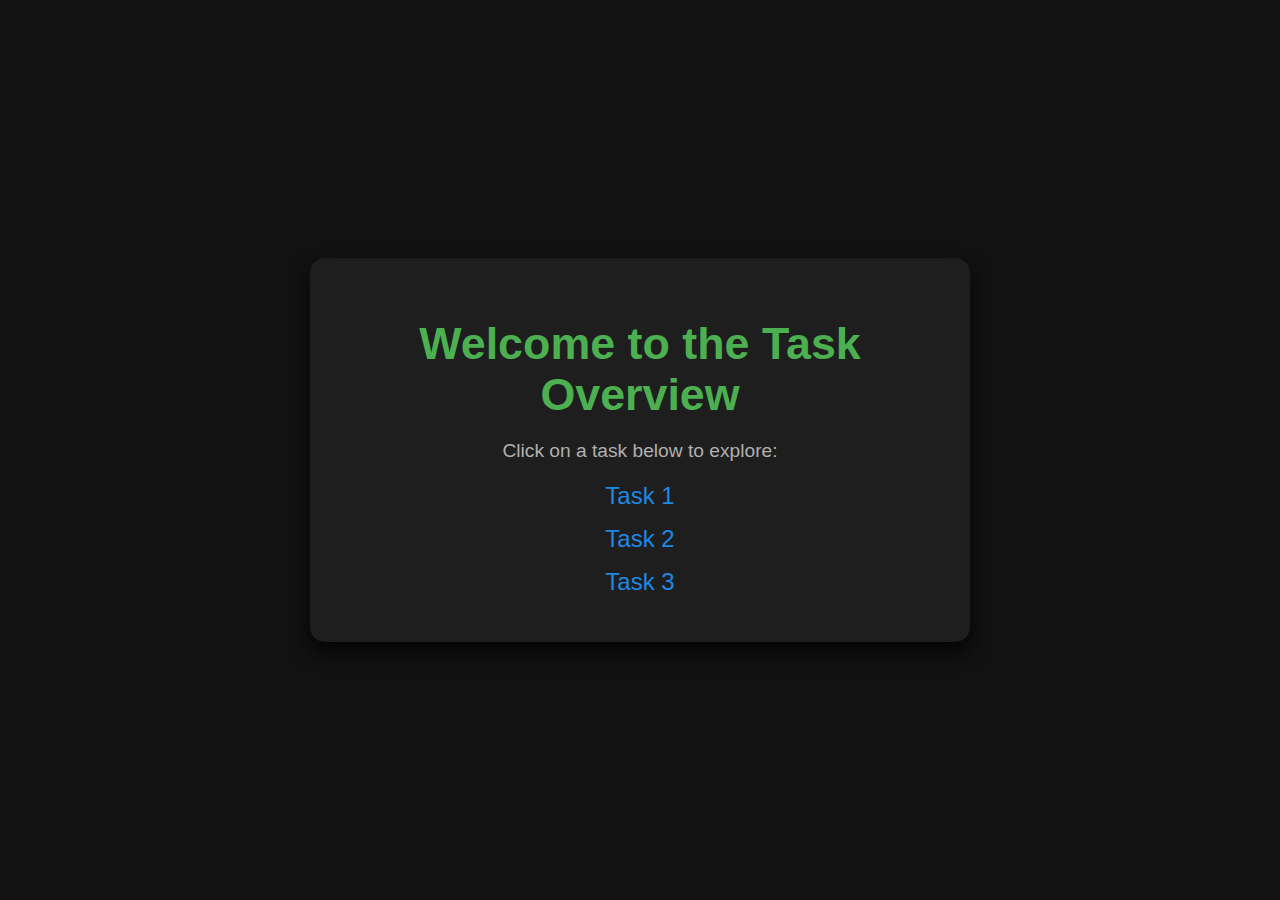
<file: index.html>
<!DOCTYPE html>
<html lang="en">
<head>
  <meta charset="UTF-8">
  <meta name="viewport" content="width=device-width, initial-scale=1.0">
  <title>Tasks Overview</title>
  <link rel="stylesheet" href="style.css">
</head>
<body>
  <div class="container">
    <h1>Welcome to the Task Overview</h1>
    <p>Click on a task below to explore:</p>
    <ul>
      <li><a href="TASK1/">Task 1</a></li>
      <li><a href="TASK2/">Task 2</a></li>
      <li><a href="TASK3/">Task 3</a></li>
    </ul>
  </div>
</body>
</html>
</file>
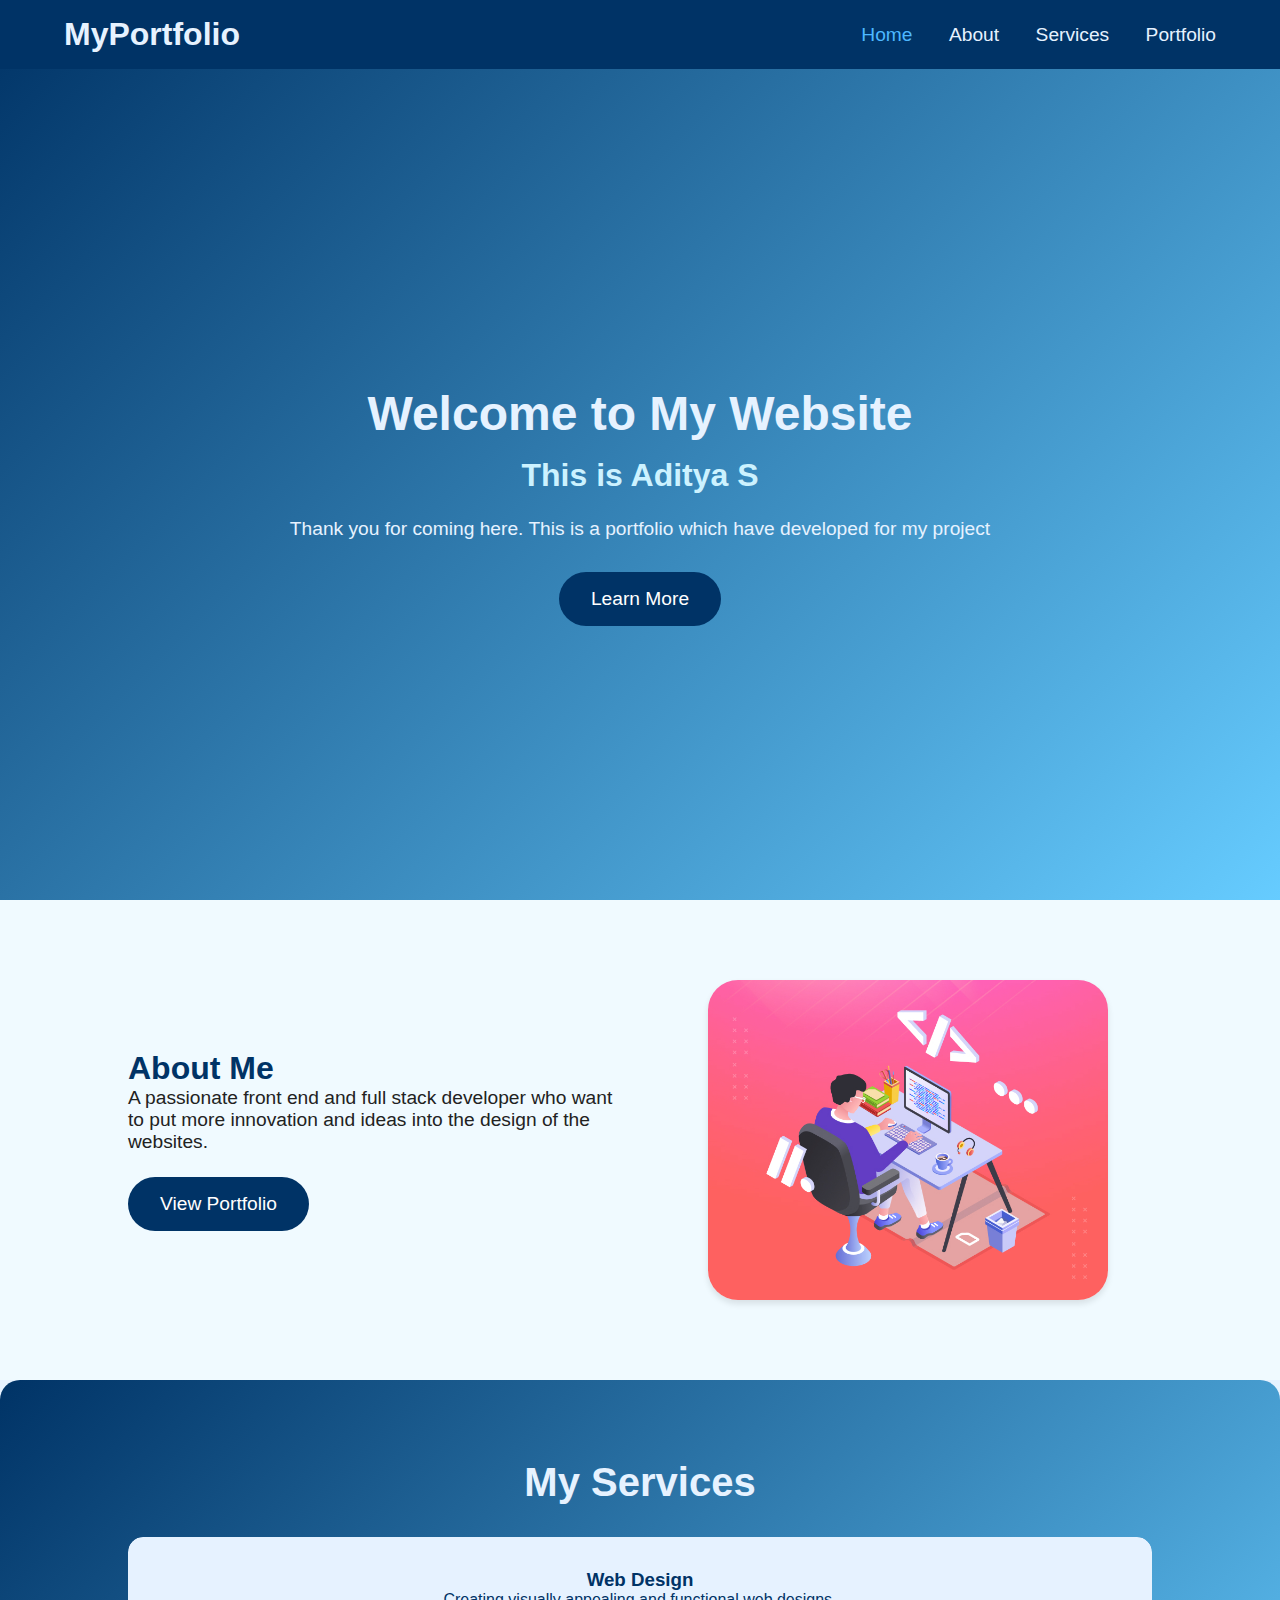
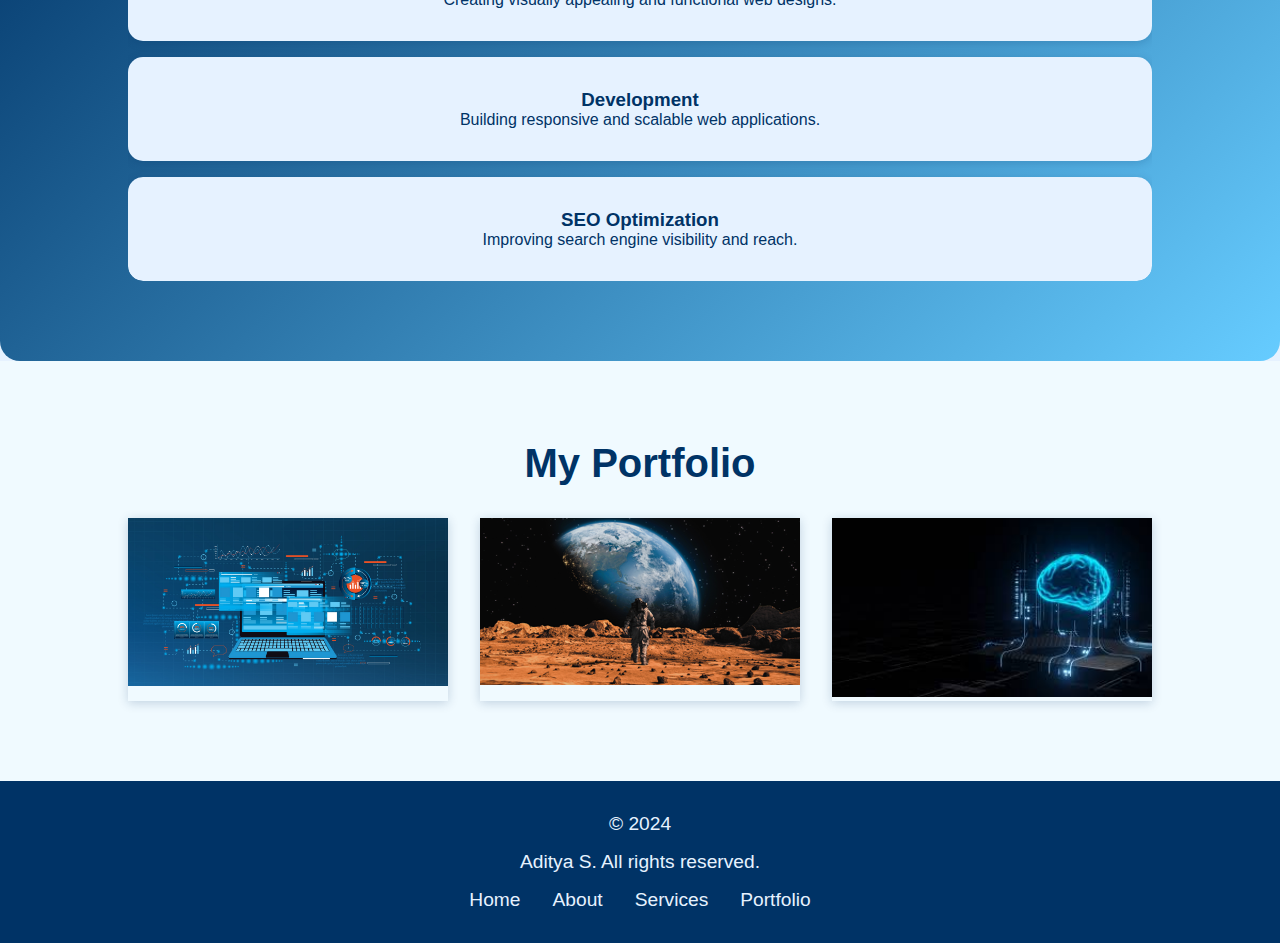
<file: TASK1/index.html>
<!DOCTYPE html>
<html lang="en">
<head>
  <meta charset="UTF-8">
  <meta name="viewport" content="width=device-width, initial-scale=1.0">
  <title>Peacock-Inspired Website</title>
  <link rel="stylesheet" href="style.css">
</head>
<body>

  <!-- Header -->
  <header class="header">
    <div class="logo">MyPortfolio</div>
    <nav class="navbar">
      <a href="#home" class="active">Home</a>
      <a href="#about">About</a>
      <a href="#services">Services</a>
      <a href="#portfolio">Portfolio</a>
    </nav>
  </header>

  <!-- Home Section -->
  <section id="home" class="home">
    <div class="home-content">
      <h1>Welcome to My Website</h1>
      <h3>This is Aditya S</h3>
      <p>Thank you for coming here. This is a portfolio which have developed for my project</p>
      <div class="button-container">
        <a href="#about" class="btn">Learn More</a>
      </div>
    </div>
  </section>

<!-- About Section -->
<section id="about" class="about">
    <div class="about-content">
      <h2>About Me</h2>
      <p>A passionate front end and full stack developer who want to put more innovation and ideas into the design of the websites.</p>
      <a href="#portfolio" class="btn">View Portfolio</a>
    </div>
    <div class="about-img">
      <img src="./images/dev.webp" alt="About Me">
    </div>
  </section>
  

  <!-- Services Section -->
  <section id="services" class="services">
    <h2 class="heading">My Services</h2>
    <div class="services-container">
      <div class="services-box">
        <h3>Web Design</h3>
        <p>Creating visually appealing and functional web designs.</p>
      </div>
      <div class="services-box">
        <h3>Development</h3>
        <p>Building responsive and scalable web applications.</p>
      </div>
      <div class="services-box">
        <h3>SEO Optimization</h3>
        <p>Improving search engine visibility and reach.</p>
      </div>
    </div>
  </section>

  <!-- Portfolio Section -->
  <section id="portfolio" class="portfolio">
    <h2 class="heading">My Portfolio</h2>
    <div class="portfolio-container">
      <div class="portfolio-box">
        <img src="./images/project1.jpg" alt="Project 1">
        <div class="portfolio-layer">
          <h3>A Simple Calculator</h3>
          <p>Designed a simple calculator using HTML and CSS</p>
        </div>
      </div>
      <div class="portfolio-box">
        <img src="./images/project2.png" alt="Project 2">
        <div class="portfolio-layer">
          <h3>A Simple Landing Page</h3>
          <p>Inspired by space, designed a landing page.</p>
        </div>
      </div>
      <div class="portfolio-box">
        <img src="./images/project3.jpeg" alt="Project 3">
        <div class="portfolio-layer">
          <h3>Portfolio Design</h3>
          <p>Created a minimalistic portfolio with HTML/CSS.</p>
        </div>
      </div>
    </div>
  </section>
  <!-- Footer -->
<footer class="footer">
    <div class="footer-content">
      <p>&copy; 2024 </p><p>Aditya S. All rights reserved.</p>
      <nav class="footer-nav">
        <a href="#home">Home</a>
        <a href="#about">About</a>
        <a href="#services">Services</a>
        <a href="#portfolio">Portfolio</a>
      </nav>
    </div>
  </footer>
  

</body>
</html>
</file>
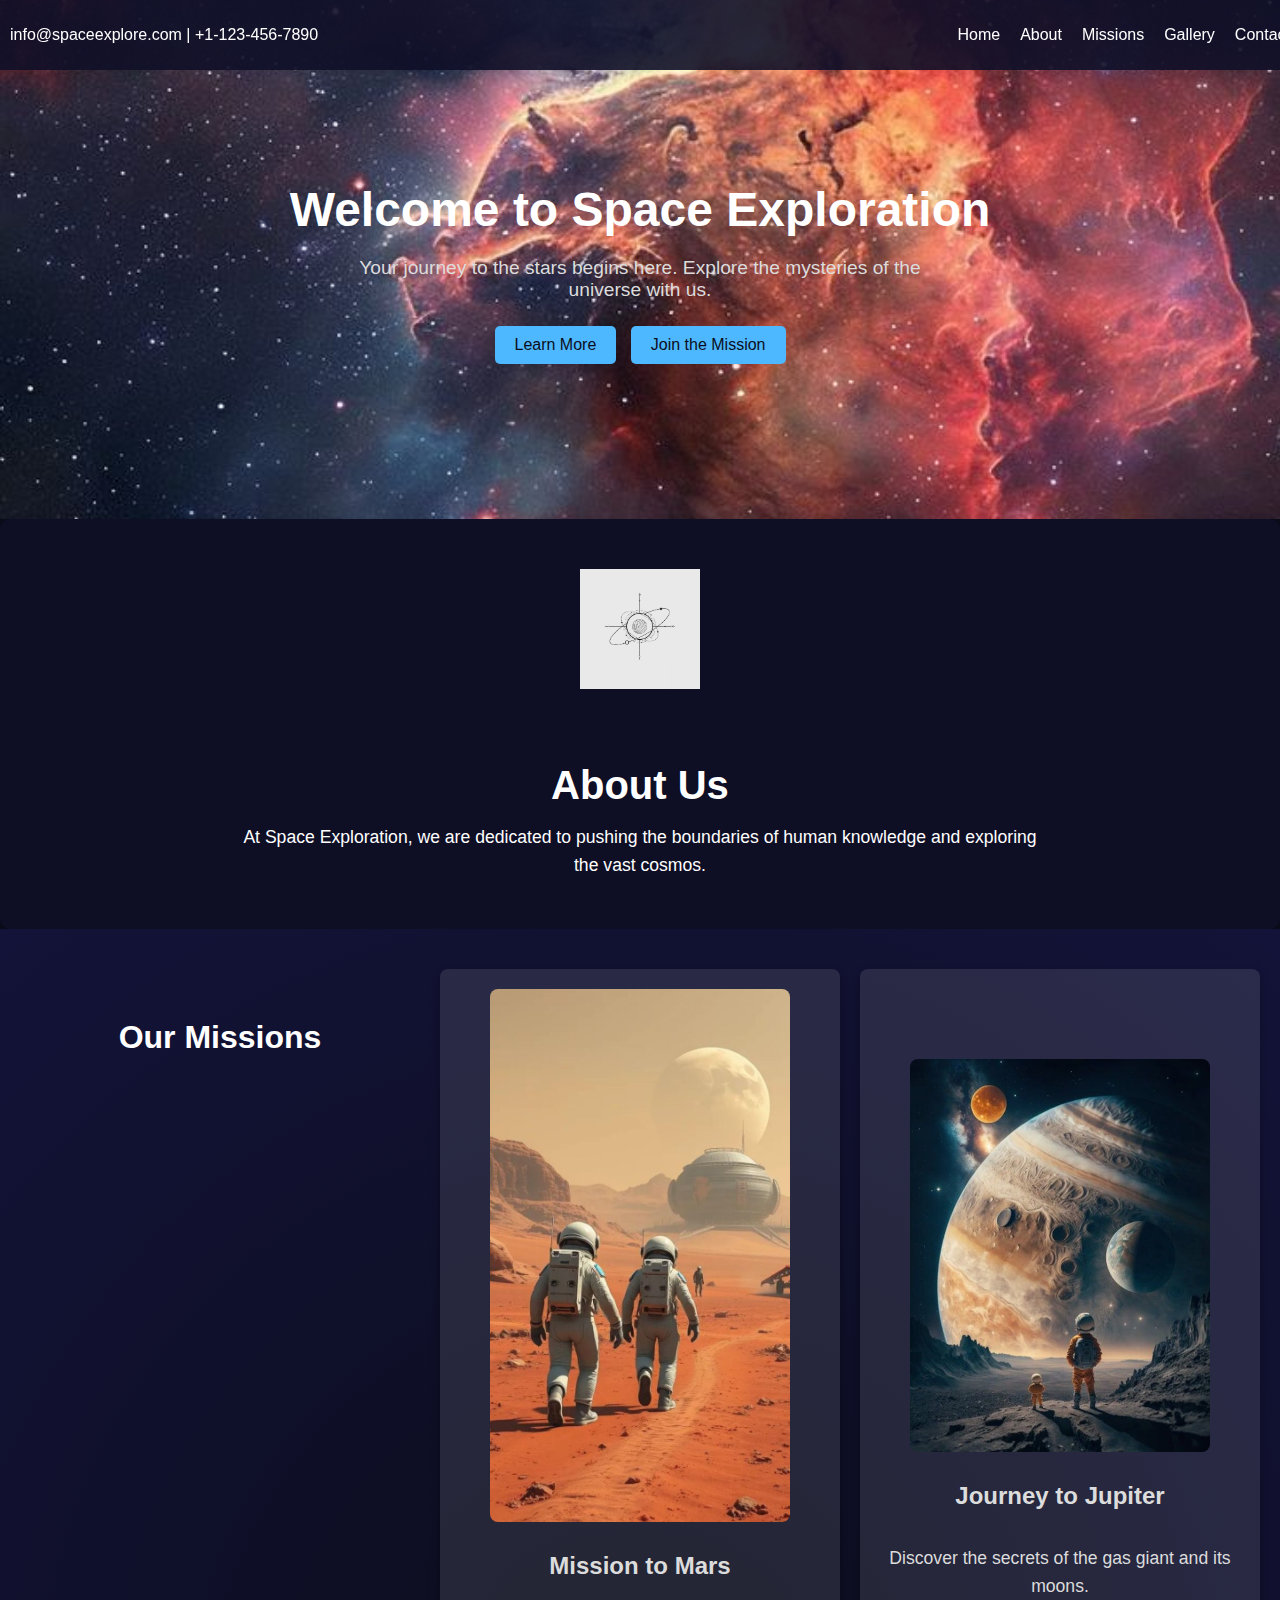
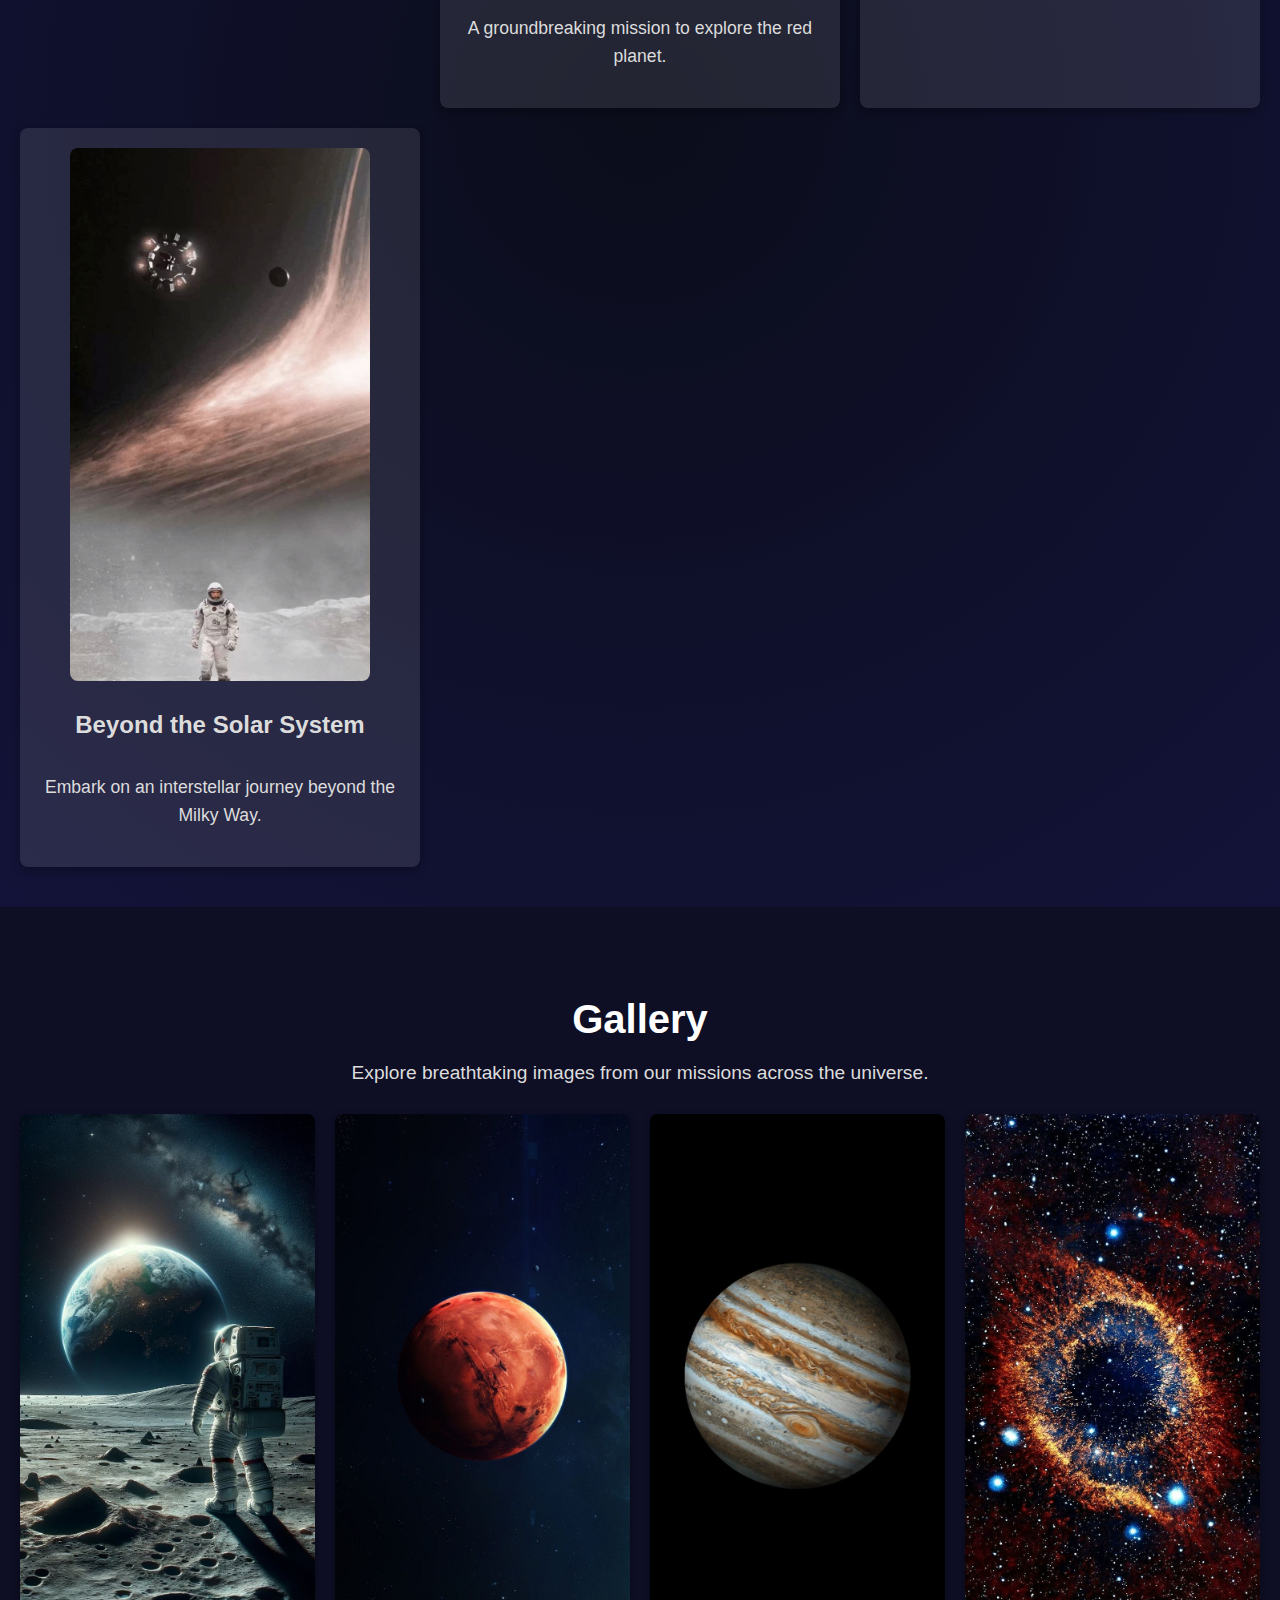
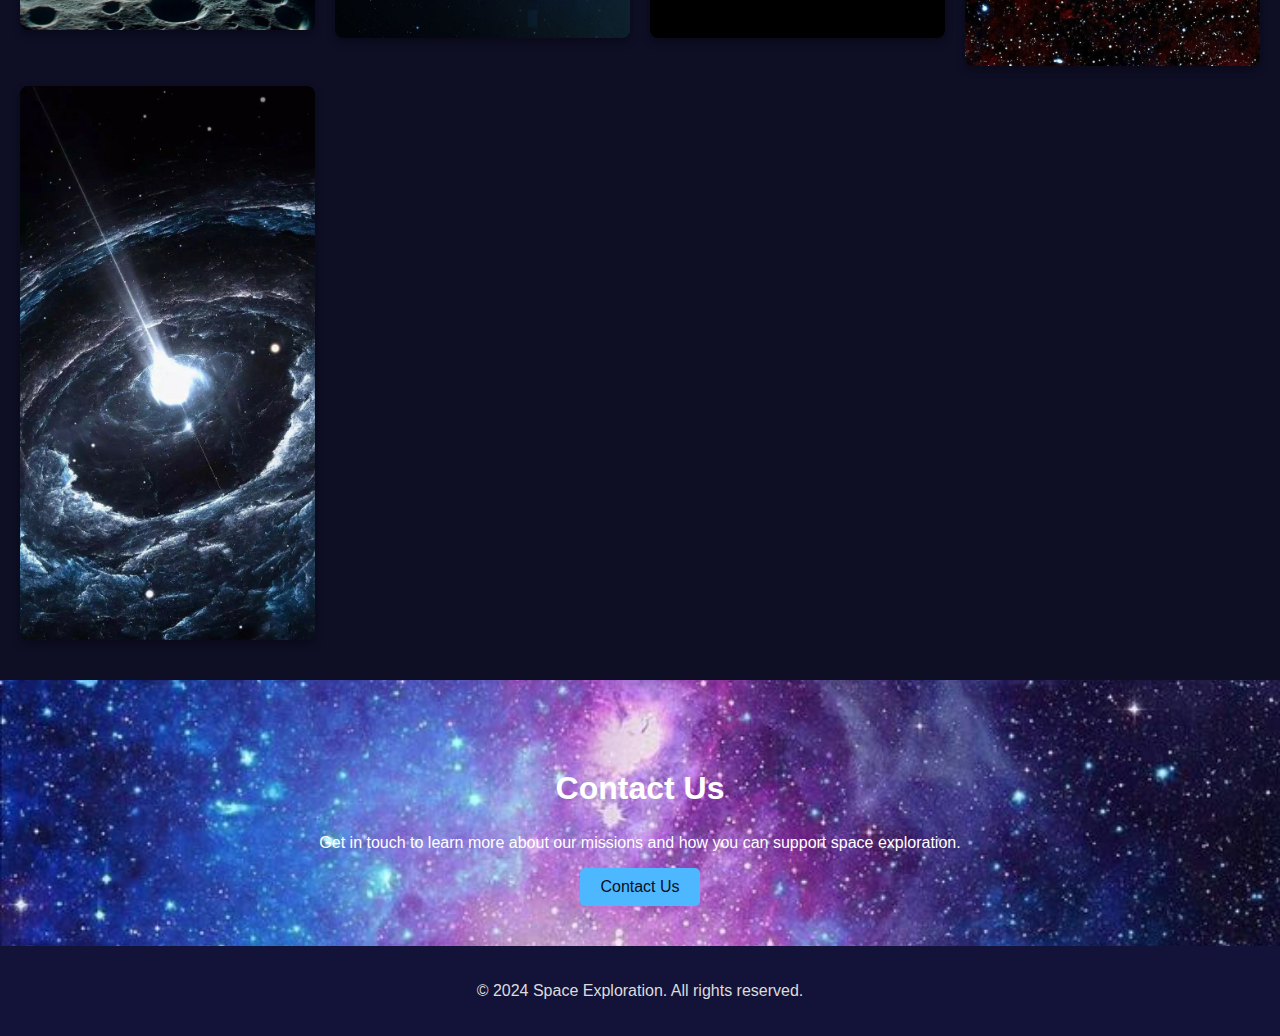
<file: TASK2/index.html>
<!DOCTYPE html>
<html lang="en">
<head>
    <meta charset="UTF-8">
    <meta name="viewport" content="width=device-width, initial-scale=1.0">
    <title>Space Exploration</title>
    <link rel="stylesheet" href="style.css">
</head>
<body>
    <!-- Header Section -->
    <header class="top-bar">
        <div class="contact-info">

            <p>info@spaceexplore.com |  +1-123-456-7890</p>
        </div>
        <nav>
            <ul>
                <li><a href="#home">Home</a></li>
                <li><a href="#about">About</a></li>
                <li><a href="#missions">Missions</a></li>
                <li><a href="#gallery">Gallery</a></li>
                <li><a href="#contact">Contact</a></li>
            </ul>
        </nav>
    </header>

    <!-- Hero Section -->
    <section id="home" class="hero" style="background-image: url('./hero1.jpg');">
        <h1>Welcome to Space Exploration</h1>
        <p>Your journey to the stars begins here. Explore the mysteries of the universe with us.</p>
        <div class="hero-buttons">
            <button>Learn More</button>
            <button>Join the Mission</button>
        </div>
    </section>
    

    <!-- About Section -->
    <section id="about" class="about">
        <img src="logo1.jpeg" alt="Logo" class="logo">
        <h2>About Us</h2>
        <p>At Space Exploration, we are dedicated to pushing the boundaries of human knowledge and exploring the vast cosmos.</p>
    </section>

    <!-- Missions Section -->
    <section id="missions" class="missions">
        <h2>Our Missions</h2>
        <div class="mission">
            <img src="missionmars.jpeg" alt="Mission to Mars">
            <h3>Mission to Mars</h3>
            <p>A groundbreaking mission to explore the red planet.</p>
        </div>
        <div class="mission">
            <img src="jupiter mission.jpeg" alt="Journey to Jupiter">
            <h3>Journey to Jupiter</h3>
            <p>Discover the secrets of the gas giant and its moons.</p>
        </div>
        <div class="mission">
            <img src="interstellar wallpaper.jpeg" alt="Beyond the Solar System">
            <h3>Beyond the Solar System</h3>
            <p>Embark on an interstellar journey beyond the Milky Way.</p>
        </div>
    </section>
    

    <!-- Gallery Section -->
    <section id="gallery" class="gallery">
        <h2>Gallery</h2>
        <p>Explore breathtaking images from our missions across the universe.</p>
        <div class="gallery-images">
            <img src="austronaut.jpeg" alt="Astronaut in space">
            <img src="mars.jpeg" alt="Mars">
            <img src="jupiter.jpeg" alt="Jupiter">
            <img src="nebula.jpeg" alt="Nebula">
            <img src="blackhole.jpeg" alt="Black Hole">
        </div>
    </section>

    <!-- Contact Section -->
    <section id="contact" class="contact">
        <h2>Contact Us</h2>
        <p>Get in touch to learn more about our missions and how you can support space exploration.</p>
        <button>Contact Us</button>
    </section>

    <!-- Footer -->
    <footer>
        <p>&copy; 2024 Space Exploration. All rights reserved.</p>
    </footer>
</body>
</html>
</file>
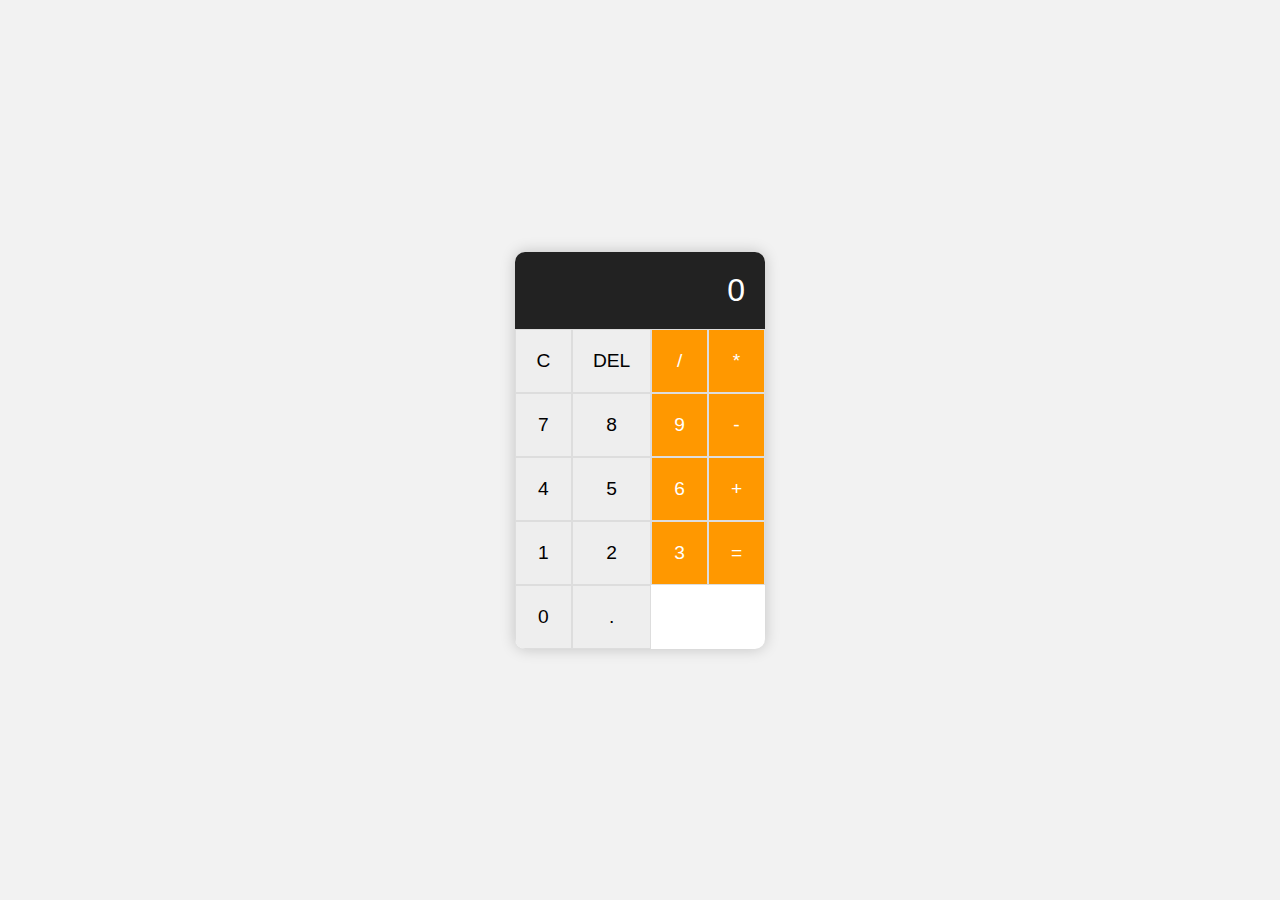
<file: TASK3/index.html>
<!DOCTYPE html>
<html lang="en">
<head>
  <meta charset="UTF-8">
  <meta name="viewport" content="width=device-width, initial-scale=1.0">
  <title>Basic Calculator</title>
  <link rel="stylesheet" href="style.css">
</head>
<body>
  <div class="calculator">
    <div id="display">0</div>
    <div class="buttons">
      <button onclick="clearDisplay()">C</button>
      <button onclick="deleteLast()">DEL</button>
      <button onclick="appendOperator('/')">/</button>
      <button onclick="appendOperator('*')">*</button>
      <button onclick="appendNumber('7')">7</button>
      <button onclick="appendNumber('8')">8</button>
      <button onclick="appendNumber('9')">9</button>
      <button onclick="appendOperator('-')">-</button>
      <button onclick="appendNumber('4')">4</button>
      <button onclick="appendNumber('5')">5</button>
      <button onclick="appendNumber('6')">6</button>
      <button onclick="appendOperator('+')">+</button>
      <button onclick="appendNumber('1')">1</button>
      <button onclick="appendNumber('2')">2</button>
      <button onclick="appendNumber('3')">3</button>
      <button onclick="calculateResult()">=</button>
      <button onclick="appendNumber('0')">0</button>
      <button onclick="appendNumber('.')">.</button>
    </div>
  </div>
  <script src="script.js"></script>
</body>
</html>
</file>
<file: style.css>
/* General styles */
body {
  margin: 0;
  padding: 0;
  font-family: 'Roboto', Arial, sans-serif;
  background-color: #121212; /* Dark background */
  color: #e0e0e0; /* Light text */
  display: flex;
  justify-content: center;
  align-items: center;
  height: 100vh;
}

/* Container styles */
.container {
  text-align: center;
  background: #1e1e1e; /* Slightly lighter black for contrast */
  padding: 30px;
  border-radius: 15px;
  box-shadow: 0px 10px 20px rgba(0, 0, 0, 0.8); /* Dark shadow for depth */
  width: 80%;
  max-width: 600px;
}

/* Heading styles */
h1 {
  font-size: 2.8em;
  color: #4caf50; /* Green accent */
  margin-bottom: 10px;
  font-weight: bold;
}

/* Paragraph styles */
p {
  font-size: 1.2em;
  margin-bottom: 20px;
  color: #b0b0b0; /* Subtle gray for secondary text */
}

/* List styles */
ul {
  list-style: none;
  padding: 0;
}

li {
  margin: 15px 0;
}

/* Link styles */
a {
  text-decoration: none;
  font-size: 1.5em;
  color: #1e88e5; /* Blue accent */
  transition: color 0.3s, transform 0.2s; /* Smooth hover animations */
}

a:hover {
  color: #90caf9; /* Lighter blue on hover */
  transform: scale(1.1); /* Slight zoom effect */
}
</file>
<file: TASK1/style.css>
* {
    margin: 0;
    padding: 0;
    box-sizing: border-box;
    font-family: Arial, sans-serif;
  }
  
  body {
    background-color: #e6f2ff;
    color: #222;
  }
  
  .header {
    display: flex;
    justify-content: space-between;
    align-items: center;
    padding: 1rem 5%;
    position: fixed;
    width: 100%;
    top: 0;
    background: #003366;
    color: #e6f2ff;
    z-index: 10;
  }
  
  .logo {
    font-size: 2rem;
    font-weight: bold;
  }
  
  .navbar a {
    margin-left: 2rem;
    color: #e6f2ff;
    text-decoration: none;
    font-size: 1.2rem;
    font-weight: 500;
  }
  
  .navbar a:hover, .navbar a.active {
    color: #4db8ff;
  }
  
  .home {
    display: flex;
    align-items: center;
    justify-content: center;
    text-align: center;
    height: 100vh;
    padding-top: 7rem;
    background: linear-gradient(135deg, #003366, #66ccff);
    color: #e6f2ff;
  }
  
  .home-content {
    max-width: 800px;
    margin: 0 auto;
    text-align: center;
    padding: 1rem;
  }
  
  .home h1 {
    font-size: 3rem;
    margin-bottom: 1rem;
  }
  
  .home h3 {
    font-size: 2rem;
    margin-bottom: 1.5rem;
    color: #ccf2ff;
  }
  
  .home p {
    font-size: 1.2rem;
    margin-bottom: 2rem;
  }
  
  .button-container {
    display: flex;
    justify-content: center;
    margin-top: 2rem;
  }
  

.btn {
    display: inline-block;
    padding: 1rem 2rem;
    background-color: #003366;  
    color: #ffffff;
    text-align: center;
    font-size: 1.2rem;
    text-decoration: none;
    border-radius: 30px;  
    transition: all 0.3s ease;  
  }
  
  .btn:hover {
    background-color: #00a86b;  
    color: #ffffff;  
    transform: scale(1.05);  
  }
  
  

.about {
    display: flex;
    flex-wrap: wrap;  
    align-items: center;
    justify-content: space-between;
    padding: 5rem 10%;
    background: #f0faff;
    gap: 3rem;  
  }
  
 
  .about-content {
    flex: 1;
    max-width: 50%;  }
  
  .about h2 {
    font-size: 2rem;
    color: #003366;
  }
  
  .about p {
    font-size: 1.2rem;
    margin-bottom: 1.5rem;
  }
  
  
  .about-img {
    flex: 1;
    max-width: 50%; 
    display: flex;
    justify-content: center; 
    align-items: center; 
  }
  
  .about-img img {
    width: 100%;
    height: auto;
    max-width: 400px; 
    border-radius: 30px;  
    box-shadow: 0 4px 6px rgba(0, 0, 0, 0.1);  
    transition: all 0.3s ease;  
  }

  .about-img img:hover {
    transform: scale(1.05);  
  }

  @media (max-width: 768px) {
    .about {
      padding: 3rem 5%;
      flex-direction: column;  
      align-items: center;
    }
  
    .about-img, .about-content {
      max-width: 100%;  
    }
  
    .about-img img {
      max-width: 80%;  
    }
  }
  

  

.services {
    background: linear-gradient(135deg, #003366, #66ccff);
    padding: 5rem 10%;
    color: #e6f2ff;
    border-radius: 20px;  
    overflow: hidden; 
  }
  

  .services .heading {
    text-align: center;
    font-size: 2.5rem;
    margin-bottom: 2rem;
  }
  
  
  .services-container {
    display: flex;
    flex-direction: column;
    gap: 1rem;
    border-radius: 15px;  
    overflow: hidden;  
  }
  
  
  .services-box {
    background: #e6f2ff;
    padding: 2rem;
    color: #003366;
    text-align: center;
    box-shadow: 0 2px 10px rgba(0, 51, 102, 0.2);
    border-radius: 15px;  
    transition: all 0.3s ease;  
  }
  
  .services-box:hover {
    transform: translateY(-10px);  
    box-shadow: 0 6px 15px rgba(0, 51, 102, 0.3);  
    background: linear-gradient(135deg, #00aaff, #008080);  
  }
  
  
  
  
  .portfolio {
    padding: 5rem 10%;
    background: #f0faff;
  }
  
  .portfolio h2 {
    text-align: center;
    font-size: 2.5rem;
    margin-bottom: 2rem;
    color: #003366;
  }
  
  .portfolio-container {
    display: grid;
    grid-template-columns: repeat(auto-fit, minmax(250px, 1fr));
    gap: 2rem;
  }
  
  .portfolio-box {
    position: relative;
    overflow: hidden;
    box-shadow: 0 2px 10px rgba(0, 51, 102, 0.2);
  }
  
  .portfolio-box img {
    width: 100%;
    transition: transform 0.5s ease;
  }
  
  .portfolio-box:hover img {
    transform: scale(1.1);
  }
  
  .portfolio-layer {
    position: absolute;
    top: 0;
    left: 0;
    width: 100%;
    height: 100%;
    background: rgba(0, 51, 102, 0.8);
    color: #e6f2ff;
    display: flex;
    align-items: center;
    justify-content: center;
    text-align: center;
    opacity: 0;
    transition: opacity 0.5s;
  }
  
  .portfolio-box:hover .portfolio-layer {
    opacity: 1;
  }
  
  .portfolio-layer h3, .portfolio-layer p {
    margin: 0;
    padding: 0;
  }
  .footer {
    background: #003366;
    color: #e6f2ff;
    padding: 2rem 10%;
    text-align: center;
    position: relative;
    bottom: 0;
    width: 100%;
  }
  
  .footer-content {
    display: flex;
    flex-direction: column;
    align-items: center;
  }
  
  .footer p {
    margin-bottom: 1rem;
    font-size: 1.2rem;
  }
  
  .footer-nav {
    display: flex;
    gap: 2rem;
  }
  
  .footer-nav a {
    color: #e6f2ff;
    text-decoration: none;
    font-size: 1.2rem;
  }
  
  .footer-nav a:hover {
    color: #4db8ff;
  }
</file>
<file: TASK2/style.css>
/* General Styles */
body {
    font-family: Arial, sans-serif;
    color: #ffffff;
    background-color: #0b0d1b; /* Dark space color */
    margin: 0;
    padding: 0;
}

/* Header Styles */
.top-bar {
    background-color: rgba(15, 15, 40, 0.9);
    color: #ffffff;
    display: flex;
    justify-content: space-between;
    padding: 10px;
    position: fixed;
    width: 100%;
    z-index: 10;
}

nav ul {
    list-style: none;
    display: flex;
    gap: 20px;
}

nav a {
    color: #fff;
    text-decoration: none;
}

nav a:hover {
    color: #4db8ff;
}

/* Hero Section */
.hero {
    background: url('space-background.jpg') no-repeat center center/cover;
    color: #ffffff;
    text-align: center;
    padding: 150px 20px;
    background-attachment: fixed;
    background-size: cover;
}

.hero h1 {
    font-size: 3em;
    margin-bottom: 10px;
}

.hero p {
    font-size: 1.2em;
    max-width: 600px;
    margin: 20px auto;
    color: #dcdcdc;
}

.hero-buttons button {
    background-color: #4db8ff;
    color: #0b0d1b;
    border: none;
    padding: 10px 20px;
    font-size: 1em;
    cursor: pointer;
    border-radius: 5px;
    margin: 5px;
    transition: background-color 0.3s;
}

.hero-buttons button:hover {
    background-color: #73c2fb;
}

/* Section Titles */
section h2 {
    font-size: 2em;
    text-align: center;
    margin-top: 50px;
    color: #ffffff;
}

/* About Section */
.about {
    padding: 50px 20px; /* Adds padding to the section for spacing */
    text-align: center; /* Centers all text within the section */
    background-color: rgba(15, 15, 40, 0.8); /* Darker space-like background */
    color: white; /* Changes the text color to white for better visibility */
    border-radius: 10px; /* Rounded corners for the section */
    box-shadow: 0px 4px 8px rgba(0, 0, 0, 0.3); /* Soft shadow for a subtle depth effect */
}

.about .logo {
    width: 120px; /* Controls the size of the logo */
    height: auto; /* Maintains the aspect ratio of the logo */
    margin-bottom: 20px; /* Adds space below the logo */
}

.about h2 {
    font-size: 2.5rem; /* Large heading size */
    color: #fff; /* White color for the heading */
    margin-bottom: 15px; /* Adds space below the heading */
    font-weight: bold;
}

.about p {
    font-size: 1.1rem; /* Slightly larger font size for readability */
    color: #fff; /* White color for the paragraph text */
    line-height: 1.6; /* Increases the line height for better readability */
    max-width: 800px; /* Limits the width of the paragraph for better line length */
    margin: 0 auto; /* Centers the paragraph */
}

/* Missions Section */
/* Missions Section */
.missions {
    display: grid;
    grid-template-columns: repeat(auto-fill, minmax(300px, 1fr)); /* Creates a responsive grid */
    gap: 20px; /* Space between items */
    padding: 40px 20px;
    background: radial-gradient(circle, #0b0d1b, #131339);
}

/* Mission Item */
.mission {
    background-color: rgba(255, 255, 255, 0.1);
    padding: 20px;
    border-radius: 8px;
    color: #dcdcdc;
    text-align: center;
    box-shadow: 0px 4px 8px rgba(0, 0, 0, 0.3);
    display: flex;
    flex-direction: column;
    align-items: center; /* Centers the content horizontally */
    justify-content: center; /* Centers the content vertically */
}

.mission img {
    width: 100%; /* Makes the image responsive */
    height: auto; /* Maintains aspect ratio */
    border-radius: 8px; /* Optional: rounded corners for the image */
    object-fit: cover; /* Ensures the image covers the area without distortion */
    max-width: 300px; /* Limits the image width */
    margin-bottom: 15px; /* Adds space below the image */
}

.mission h3 {
    font-size: 1.5em; /* Larger font size for the heading */
    margin-top: 15px; /* Adds space above the heading */
}

.mission p {
    font-size: 1.1em;
    color: #dcdcdc;
    margin-top: 10px;
    line-height: 1.6;
}


/* Gallery Section */
.gallery {
    padding: 40px 20px;
    text-align: center;
    background-color: rgba(15, 15, 40, 0.8); /* Darker background to match the theme */
}

.gallery h2 {
    font-size: 2.5rem;
    color: #fff;
    margin-bottom: 20px;
}

.gallery p {
    color: #dcdcdc;
    font-size: 1.2rem;
    margin-bottom: 30px;
}

/* Gallery Images */
.gallery-images {
    display: grid;
    grid-template-columns: repeat(auto-fill, minmax(250px, 1fr)); /* Responsive grid */
    gap: 20px; /* Space between images */
    justify-items: center; /* Centers images horizontally */
}

.gallery-images img {
    width: 100%; /* Makes images responsive to their container */
    height: auto; /* Maintains aspect ratio */
    border-radius: 8px; /* Optional: adds rounded corners for smooth edges */
    box-shadow: 0px 4px 8px rgba(0, 0, 0, 0.3); /* Adds a subtle shadow to images */
    object-fit: cover; /* Ensures images cover the area without distorting */
}

/* Contact Section */
.contact {
    background-image: url('footer.jpeg');
    background-size: cover;
    background-position: center;
    padding: 40px 20px;
    text-align: center;
}

.contact button {
    background-color: #4db8ff;
    color: #0b0d1b;
    padding: 10px 20px;
    border: none;
    border-radius: 5px;
    font-size: 1em;
    cursor: pointer;
}

.contact button:hover {
    background-color: #73c2fb;
}

/* Footer Styles */
footer {
    background-color: #131339;
    color: #dcdcdc;
    padding: 20px;
    text-align: center;
}
</file>
<file: TASK3/style.css>
body {
    display: flex;
    justify-content: center;
    align-items: center;
    height: 100vh;
    margin: 0;
    background-color: #f2f2f2;
    font-family: Arial, sans-serif;
  }
  
  .calculator {
    width: 250px;
    box-shadow: 0px 0px 15px rgba(0, 0, 0, 0.2);
    background-color: white;
    border-radius: 10px;
    overflow: hidden;
  }
  
  #display {
    background-color: #222;
    color: white;
    padding: 20px;
    font-size: 2em;
    text-align: right;
  }
  
  .buttons {
    display: grid;
    grid-template-columns: repeat(4, 1fr);
  }
  
  button {
    padding: 20px;
    font-size: 1.2em;
    border: 1px solid #ddd;
    background-color: #eee;
    cursor: pointer;
  }
  
  button:hover {
    background-color: #ddd;
  }
  
  button:active {
    background-color: #ccc;
  }
  
  button:nth-child(4n+3),
  button:nth-child(4n+4) {
    background-color: #ff9800;
    color: white;
  }
  
  button:nth-child(4n+3):hover,
  button:nth-child(4n+4):hover {
    background-color: #e68a00;
  }
</file>
